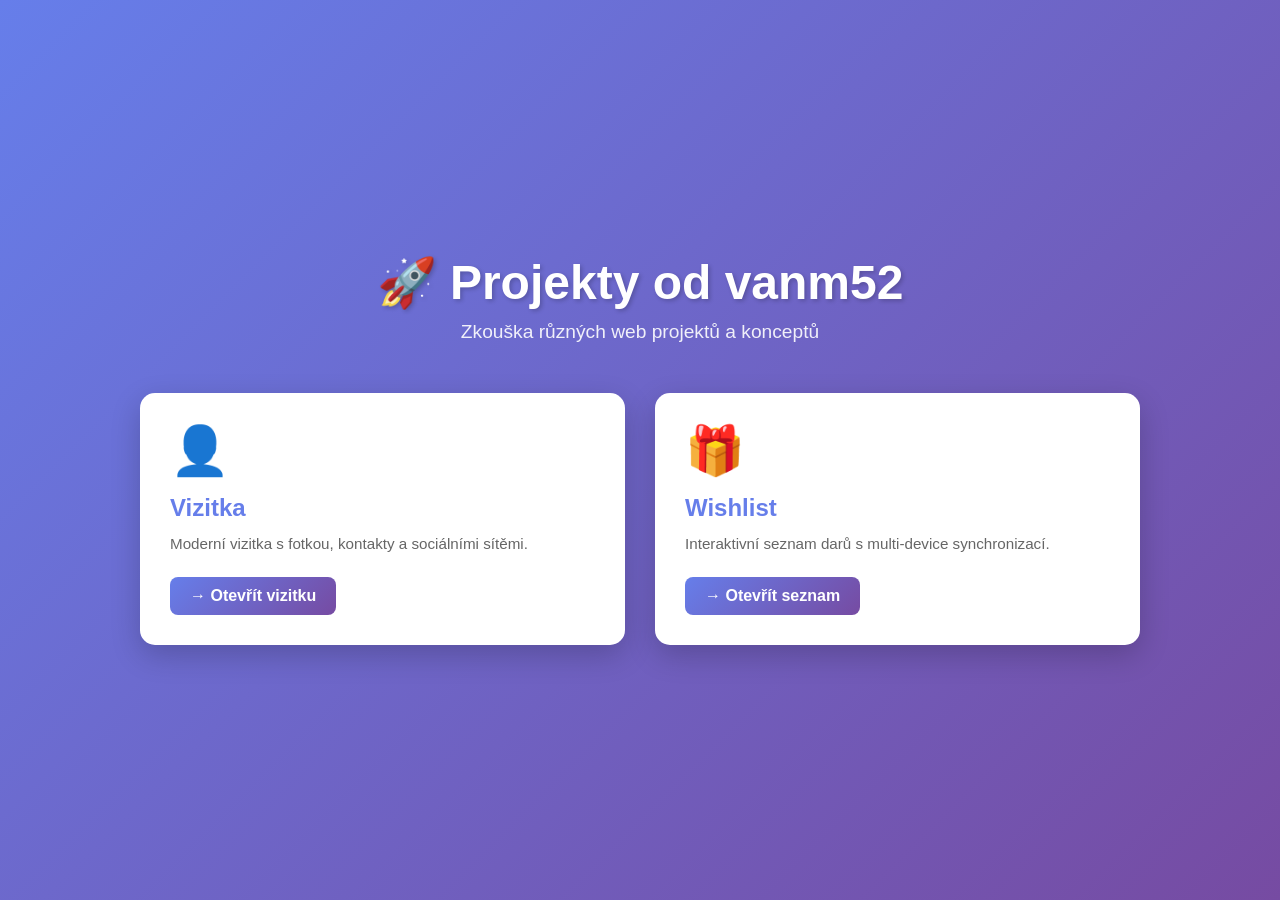
<file: index.html>
<!DOCTYPE html>
<html lang="cs">
<head>
    <meta charset="UTF-8" />
    <meta name="viewport" content="width=device-width, initial-scale=1.0">
    <title>Moje Projekty</title>
    <style>
        * {
            margin: 0;
            padding: 0;
            box-sizing: border-box;
        }

        body {
            font-family: 'Segoe UI', Tahoma, Geneva, Verdana, sans-serif;
            background: linear-gradient(135deg, #667eea 0%, #764ba2 100%);
            min-height: 100vh;
            display: flex;
            align-items: center;
            justify-content: center;
            padding: 20px;
        }

        .container {
            max-width: 1000px;
            width: 100%;
        }

        .header {
            text-align: center;
            color: white;
            margin-bottom: 50px;
        }

        .header h1 {
            font-size: 3em;
            margin-bottom: 10px;
            text-shadow: 2px 2px 4px rgba(0, 0, 0, 0.2);
        }

        .header p {
            font-size: 1.2em;
            opacity: 0.9;
        }

        .projects-grid {
            display: grid;
            grid-template-columns: repeat(auto-fit, minmax(300px, 1fr));
            gap: 30px;
        }

        .project-card {
            background: white;
            border-radius: 15px;
            padding: 30px;
            box-shadow: 0 10px 30px rgba(0, 0, 0, 0.2);
            transition: transform 0.3s ease, box-shadow 0.3s ease;
            text-decoration: none;
            color: inherit;
            display: flex;
            flex-direction: column;
        }

        .project-card:hover {
            transform: translateY(-10px);
            box-shadow: 0 15px 40px rgba(0, 0, 0, 0.3);
        }

        .project-icon {
            font-size: 3em;
            margin-bottom: 15px;
        }

        .project-title {
            font-size: 1.5em;
            font-weight: bold;
            color: #667eea;
            margin-bottom: 10px;
        }

        .project-description {
            color: #666;
            font-size: 0.95em;
            line-height: 1.6;
            margin-bottom: 20px;
            flex-grow: 1;
        }

        .project-link {
            display: inline-block;
            background: linear-gradient(135deg, #667eea 0%, #764ba2 100%);
            color: white;
            padding: 10px 20px;
            border-radius: 8px;
            text-decoration: none;
            font-weight: bold;
            transition: opacity 0.3s ease;
            align-self: flex-start;
        }

        .project-link:hover {
            opacity: 0.9;
        }

        @media (max-width: 600px) {
            .header h1 {
                font-size: 2em;
            }

            .projects-grid {
                grid-template-columns: 1fr;
            }
        }
    </style>
</head>
<body>
    <div class="container">
        <div class="header">
            <h1>🚀 Projekty od vanm52</h1>
            <p>Zkouška různých web projektů a konceptů</p>
        </div>

        <div class="projects-grid">
            <!-- Vizitka projekt -->
            <a href="vizitka/" class="project-card">
                <div class="project-icon">👤</div>
                <div class="project-title">Vizitka</div>
                <div class="project-description">
                    Moderní vizitka s fotkou, kontakty a sociálními sítěmi.
                </div>
                <span class="project-link">→ Otevřít vizitku</span>
            </a>

            <!-- Wishlist projekt -->
            <a href="wishlist/" class="project-card">
                <div class="project-icon">🎁</div>
                <div class="project-title">Wishlist</div>
                <div class="project-description">
                    Interaktivní seznam darů s multi-device synchronizací.
                </div>
                <span class="project-link">→ Otevřít seznam</span>
            </a>
        </div>
    </div>
</body>
</html>
</file>
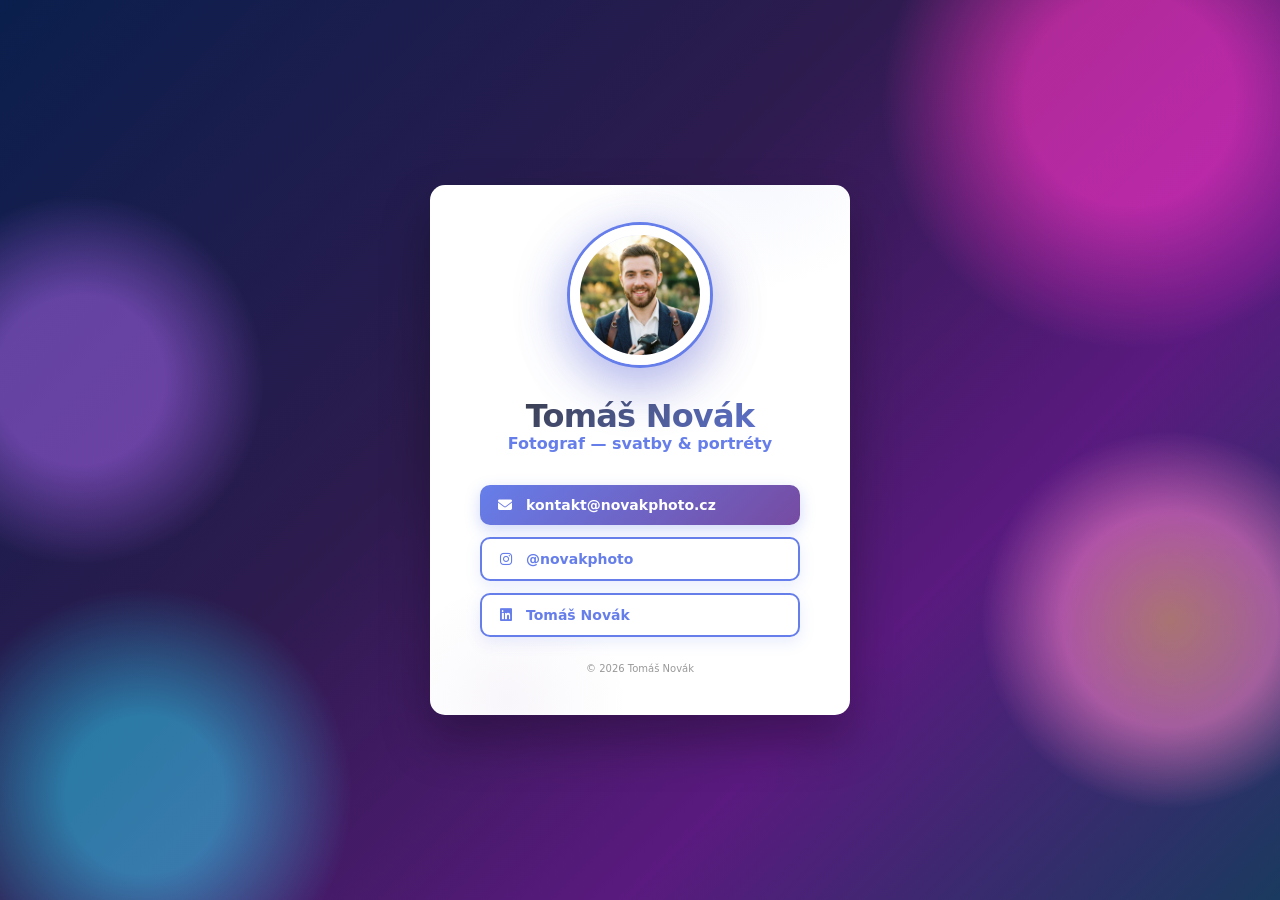
<file: vizitka/index.html>
<!doctype html>
<html lang="cs">
<head>
  <meta charset="utf-8" />
  <meta name="viewport" content="width=device-width,initial-scale=1" />
  <title>Osobní vizitka — Jméno Příjmení</title>
  <link rel="stylesheet" href="styles.css" />
  <link rel="stylesheet" href="https://cdnjs.cloudflare.com/ajax/libs/font-awesome/6.4.0/css/all.min.css" />
  <meta name="description" content="Osobní vizitka — Jméno Příjmení, vývojář, kontakt" />
</head>
<body>
  <!-- Animované bublinky v pozadí -->
  <div class="bubble bubble-1"></div>
  <div class="bubble bubble-2"></div>
  <div class="bubble bubble-3"></div>
  <div class="bubble bubble-4"></div>
  
  <main class="card simple-card">
    <div class="avatar-wrap">
      <img class="avatar-photo" src="photo.jpg" alt="Tomáš Novák — portrét">
    </div>
    <h1 class="name">Tomáš Novák</h1>
    <p class="role">Fotograf — <span class="subtitle">svatby & portréty</span></p>

    <div class="contact-buttons">
      <a class="btn" href="mailto:kontakt@novakphoto.cz"><i class="fas fa-envelope"></i> kontakt@novakphoto.cz</a>
      <a class="btn btn-outline" href="https://instagram.com/novakphoto" target="_blank" rel="noopener"><i class="fab fa-instagram"></i> @novakphoto</a>
      <a class="btn btn-outline" href="https://linkedin.com/in/tomasnovak" target="_blank" rel="noopener"><i class="fab fa-linkedin"></i> Tomáš Novák</a>
    </div>

    <footer class="card-foot">
      <small>© <span id="year"></span> Tomáš Novák</small>
    </footer>
  </main>

  <script src="script.js"></script>
</body>
</html>
</file>
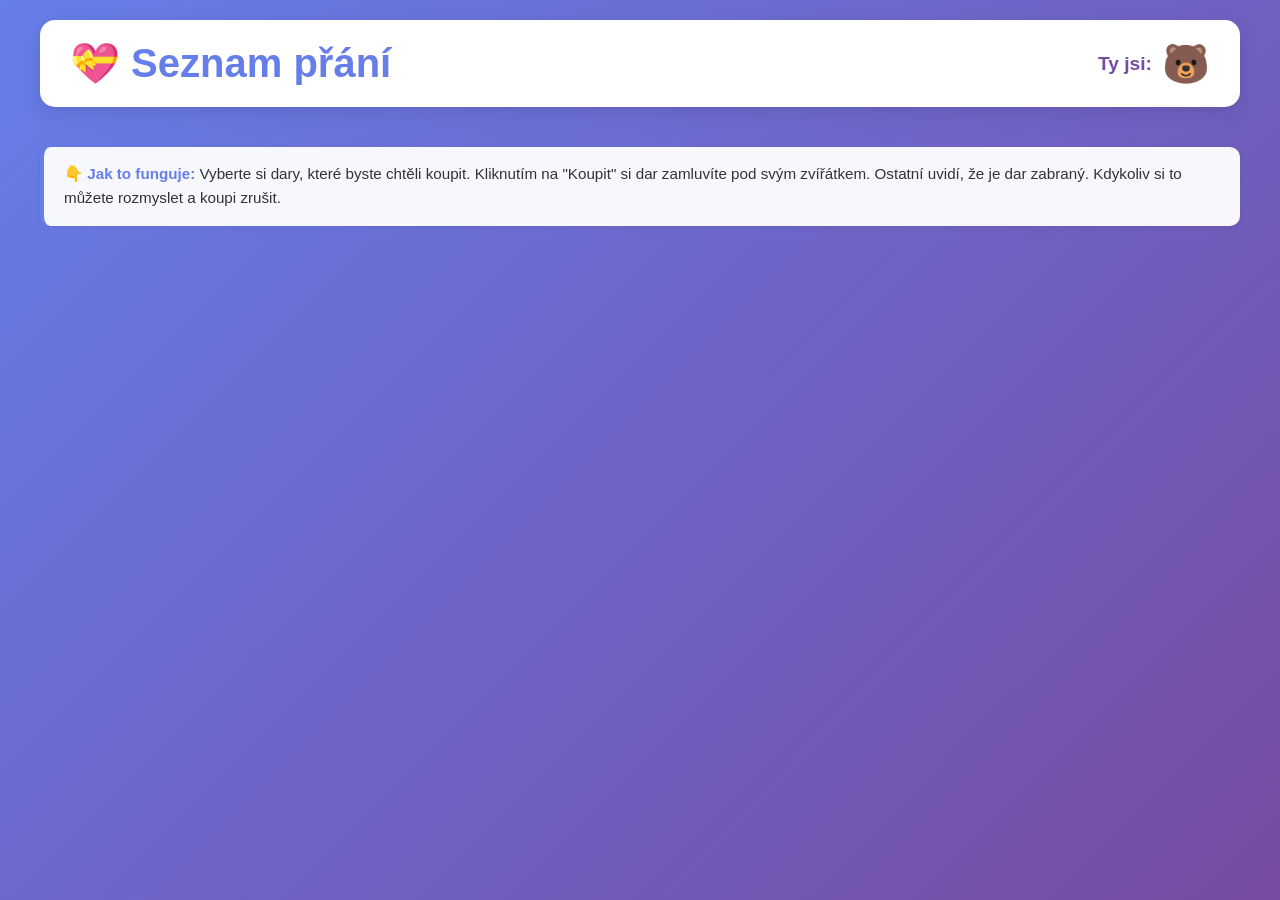
<file: wishlist/index.html>
<!DOCTYPE html>
<html lang="cs">
<head>
    <meta charset="UTF-8">
    <meta name="viewport" content="width=device-width, initial-scale=1.0">
    <title>Seznam Darů 🎁</title>
    <link rel="stylesheet" href="styles.css">
</head>
<body>
    <div class="container">
        <!-- Header s tvým zvířátkem -->
        <header class="header">
            <h1>💝 Seznam přání</h1>
            <div class="user-animal">
                <span>Ty jsi:</span>
                <span class="animal-display" id="myAnimal">🐯</span>
            </div>
        </header>

        <!-- Vysvětlení -->
        <div class="info-box">
            <p>👇 <strong>Jak to funguje:</strong> Vyberte si dary, které byste chtěli koupit. Kliknutím na "Koupit" si dar zamluvíte pod svým zvířátkem. Ostatní uvidí, že je dar zabraný. Kdykoliv si to můžete rozmyslet a koupi zrušit.</p>
        </div>

        <!-- Hlavní obsah -->
        <main class="gifts-grid" id="giftsGrid">
            <!-- Karty se budou generovat JavaScriptem -->
        </main>
    </div>

    <script src="app.js"></script>
</body>
</html>
</file>
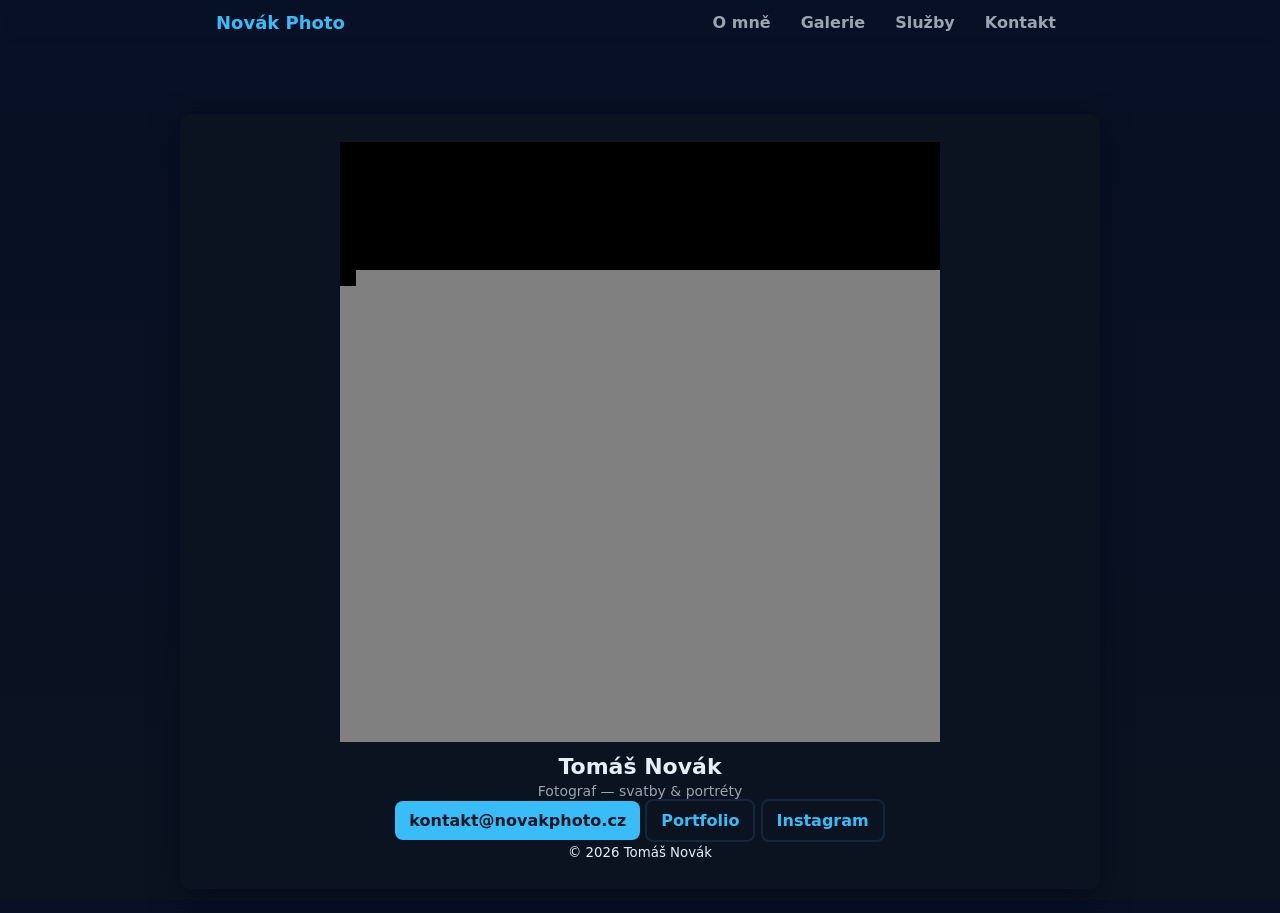
<file: vizitka/preview-data.html>
<!doctype html>
<html lang="cs">
<head>
  <meta charset="utf-8" />
  <meta name="viewport" content="width=device-width,initial-scale=1" />
  <title>Preview — Novák Photo (single-file)</title>
  <meta name="description" content="Preview of photographer card (single-file)" />
  <style>
/* Inlined styles for standalone preview */
:root{
  --bg:#0f1724;
  --card:#0b1220;
  --muted:#9aa4b2;
  --accent:#38bdf8;
  --glass: rgba(255,255,255,0.03);
  --header-height:72px;
}
*{box-sizing:border-box}
html,body{height:100%}
body{margin:0;font-family:Inter,system-ui,Segoe UI,Roboto,Helvetica,Arial;background:linear-gradient(180deg,#071025 0%, #0b1320 100%);color:#e6eef8}
.site-root{min-height:100vh;display:flex;align-items:flex-start;justify-content:center;padding:24px}
.card{width:100%;max-width:920px;background:linear-gradient(180deg,var(--card),rgba(11,18,32,0.95));border-radius:12px;padding:28px;box-shadow:0 10px 30px rgba(2,6,23,0.6);text-align:center;margin-top:calc(var(--header-height) + 18px)}
.site-header{width:100%;position:fixed;top:0;left:0;z-index:40;display:flex;justify-content:center;backdrop-filter:blur(6px)}
.nav{width:100%;max-width:880px;display:flex;justify-content:space-between;align-items:center;padding:12px 16px}
.nav .logo{color:var(--accent);font-weight:700;text-decoration:none;font-size:18px}
.nav-links{list-style:none;display:flex;gap:14px;margin:0;padding:0}
.nav-links a{color:var(--muted);text-decoration:none;font-weight:600;padding:8px}
.nav-links a:hover{color:var(--accent)}
.nav-toggle{display:none;background:transparent;border:0;color:var(--muted);font-size:22px}
.avatar{width:140px;height:140px;border-radius:50%;margin:0 auto 14px;background-color:transparent;overflow:hidden;display:flex;align-items:center;justify-content:center;border:4px solid rgba(56,189,248,0.95)}
.avatar svg{width:100%;height:100%;display:block}
h1{margin:8px 0 4px;font-size:22px}
.role{margin:0;color:var(--muted);font-size:14px}
.about{margin:18px 0;text-align:left}
.lead{color:var(--muted);max-width:560px;margin:10px auto}
.hero{display:flex;gap:20px;align-items:center;justify-content:center;text-align:left;padding:18px 0}
.hero-text{max-width:520px}
.btn{display:inline-block;padding:10px 14px;border-radius:8px;text-decoration:none;color:var(--bg);background:var(--accent);font-weight:600}
.btn-outline{background:transparent;color:var(--accent);border:2px solid rgba(56,189,248,0.12)}
.gallery{margin-top:8px;text-align:left}
.gallery .grid{display:grid;grid-template-columns:repeat(2,1fr);gap:10px}
.gallery img{width:100%;aspect-ratio:3/2;object-fit:cover;object-position:center top;border-radius:8px;cursor:pointer;display:block}
.cards{display:flex;gap:12px;flex-wrap:wrap;justify-content:center}
.card-item{background:linear-gradient(180deg, rgba(255,255,255,0.02), rgba(255,255,255,0.01));padding:16px;border-radius:10px;flex:1 1 220px;min-width:180px}
.contact{margin-top:20px;text-align:left}
.contact-row{display:flex;gap:20px;align-items:flex-start}
.contact-form{display:flex;flex-direction:column;gap:10px;flex:1}
.contact-form input,.contact-form textarea{padding:10px;border-radius:8px;border:1px solid rgba(255,255,255,0.06);background:rgba(255,255,255,0.02);color:inherit}
.contact-info{min-width:220px;color:var(--muted)}
.lightbox{position:fixed;inset:0;background:rgba(2,6,23,0.85);display:none;align-items:center;justify-content:center;z-index:60}
.lightbox[aria-hidden="false"]{display:flex}
.lb-inner{position:relative;max-width:90%;max-height:90%}
.lb-inner img{max-width:100%;max-height:100%;border-radius:6px}
.lb-close{position:absolute;right:-12px;top:-12px;background:#111;color:#fff;border:0;border-radius:50%;width:36px;height:36px;font-size:20px;cursor:pointer}
@media(max-width:720px){.hero{flex-direction:column}.contact-row{flex-direction:column}.gallery .grid{grid-template-columns:1fr}.nav-toggle{display:block}.nav-links{position:fixed;top:var(--header-height);right:12px;flex-direction:column;background:rgba(11,18,32,0.95);padding:12px;border-radius:8px;display:none}.nav-links.show{display:flex}.card{margin-top:calc(var(--header-height) + 12px)}}
section{scroll-margin-top:calc(var(--header-height) + 12px)}
  </style>
</head>
<body>
  <div class="site-root">
  <header class="site-header">
    <nav class="nav">
      <a class="logo" href="#">Novák Photo</a>
      <button class="nav-toggle" aria-expanded="false" aria-label="Otevřít menu">☰</button>
      <ul class="nav-links">
        <li><a href="#about">O mně</a></li>
        <li><a href="#gallery">Galerie</a></li>
        <li><a href="#services">Služby</a></li>
        <li><a href="#contact">Kontakt</a></li>
      </ul>
    </nav>
  </header>

  <main class="card simple-card">
    <div class="avatar-wrap">
      <img class="avatar-photo" src="[data-uri]" alt="Tomáš Novák — portrét">
    </div>
    <h1 class="name">Tomáš Novák</h1>
    <p class="role">Fotograf — svatby & portréty</p>

    <div class="contact-buttons">
      <a class="btn" href="mailto:kontakt@novakphoto.cz">kontakt@novakphoto.cz</a>
      <a class="btn btn-outline" href="https://novakphoto.example.com" target="_blank" rel="noopener">Portfolio</a>
      <a class="btn btn-outline" href="https://instagram.com/novakphoto" target="_blank" rel="noopener">Instagram</a>
    </div>

    <footer class="card-foot">
      <small>© <span id="year"></span> Tomáš Novák</small>
    </footer>
  </main>

  </div>
  <script>
  // Inlined script for preview
  document.getElementById('year').textContent = new Date().getFullYear();
  const emailBtn = document.querySelector('.contact-info a[href^="mailto:"]') || document.querySelector('.contacts a[href^="mailto:"]');
  if (emailBtn && navigator.clipboard) {
    emailBtn.addEventListener('click', (e) => {
      const mail = emailBtn.getAttribute('href').replace('mailto:', '');
      navigator.clipboard.writeText(mail).catch(() => {});
    });
  }
  document.querySelectorAll('.nav-links a, .hero-cta a').forEach(a => {
    a.addEventListener('click', (e) => {
      const href = a.getAttribute('href');
      if(href && href.startsWith('#')){
        e.preventDefault();
        const el = document.querySelector(href);
        if(el){
          const y = el.getBoundingClientRect().top + window.pageYOffset - (parseInt(getComputedStyle(document.documentElement).getPropertyValue('--header-height')) || 72) - 12;
          window.scrollTo({top: y, behavior: 'smooth'});
        }
      }
    });
  });
  const navToggle = document.querySelector('.nav-toggle');
  const navLinks = document.querySelector('.nav-links');
  if(navToggle && navLinks){
    navToggle.addEventListener('click', ()=>{
      const expanded = navToggle.getAttribute('aria-expanded') === 'true';
      navToggle.setAttribute('aria-expanded', (!expanded).toString());
      navLinks.classList.toggle('show');
    });
    navLinks.querySelectorAll('a').forEach(a=>a.addEventListener('click', ()=>{ navLinks.classList.remove('show'); navToggle.setAttribute('aria-expanded','false'); }));
  }
  const lightbox = document.getElementById('lightbox');
  const lbImg = lightbox && lightbox.querySelector('img');
  document.querySelectorAll('.gallery img').forEach(img => {
    img.addEventListener('click', ()=>{
      const src = img.getAttribute('data-full') || img.src;
      if(lbImg){ lbImg.src = src; lightbox.setAttribute('aria-hidden','false'); }
    });
  });
  if(lightbox){
    lightbox.addEventListener('click', (e)=>{
      if(e.target === lightbox || e.target.classList.contains('lb-close')){
        lightbox.setAttribute('aria-hidden','true');
        lbImg.src = '';
      }
    });
  }
  </script>
</body>
</html>
</file>
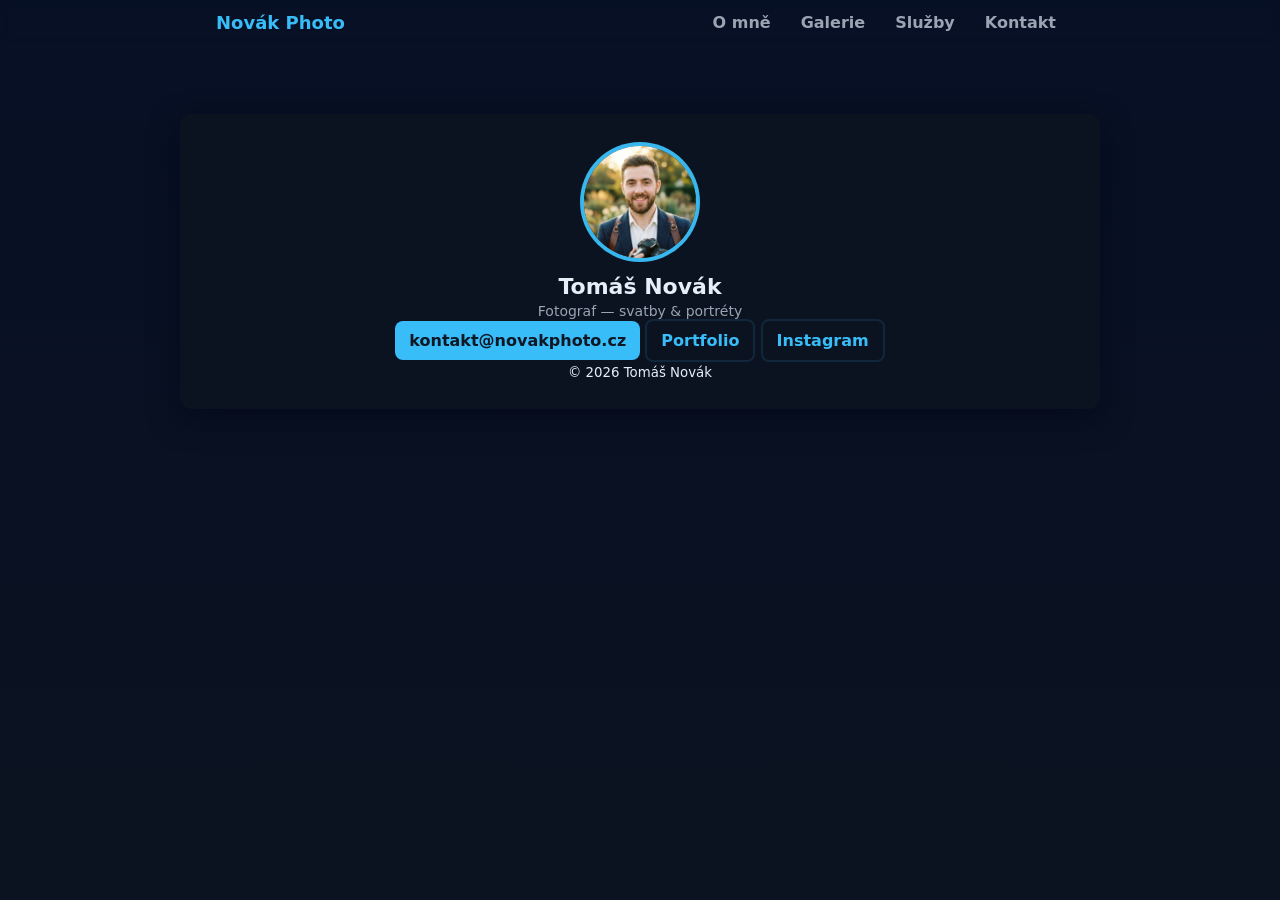
<file: vizitka/preview.html>
<!doctype html>
<html lang="cs">
<head>
  <meta charset="utf-8" />
  <meta name="viewport" content="width=device-width,initial-scale=1" />
  <title>Preview — Novák Photo</title>
  <meta name="description" content="Preview of photographer card" />
  <style>
/* Inlined styles for standalone preview */
:root{
  --bg:#0f1724;
  --card:#0b1220;
  --muted:#9aa4b2;
  --accent:#38bdf8;
  --glass: rgba(255,255,255,0.03);
  --header-height:72px;
}
*{box-sizing:border-box}
html,body{height:100%}
body{margin:0;font-family:Inter,system-ui,Segoe UI,Roboto,Helvetica,Arial;background:linear-gradient(180deg,#071025 0%, #0b1320 100%);color:#e6eef8}
.site-root{min-height:100vh;display:flex;align-items:flex-start;justify-content:center;padding:24px}
.card{width:100%;max-width:920px;background:linear-gradient(180deg,var(--card),rgba(11,18,32,0.95));border-radius:12px;padding:28px;box-shadow:0 10px 30px rgba(2,6,23,0.6);text-align:center;margin-top:calc(var(--header-height) + 18px)}
.site-header{width:100%;position:fixed;top:0;left:0;z-index:40;display:flex;justify-content:center;backdrop-filter:blur(6px)}
.nav{width:100%;max-width:880px;display:flex;justify-content:space-between;align-items:center;padding:12px 16px}
.nav .logo{color:var(--accent);font-weight:700;text-decoration:none;font-size:18px}
.nav-links{list-style:none;display:flex;gap:14px;margin:0;padding:0}
.nav-links a{color:var(--muted);text-decoration:none;font-weight:600;padding:8px}
.nav-links a:hover{color:var(--accent)}
.nav-toggle{display:none;background:transparent;border:0;color:var(--muted);font-size:22px}
.avatar{width:140px;height:140px;border-radius:50%;margin:0 auto 14px;background-color:transparent;overflow:hidden;display:flex;align-items:center;justify-content:center;border:4px solid rgba(56,189,248,0.95);background-image:url('data:image/svg+xml;utf8,<svg xmlns="http://www.w3.org/2000/svg" viewBox="0 0 200 200"><rect fill="%23333" width="200" height="200"/><circle cx="100" cy="60" r="30" fill="%23666"/><path d="M50,120 Q100,100 150,120 Q150,160 100,180 Q50,160 50,120" fill="%23666"/></svg>');background-size:cover;background-position:center}
.avatar-wrap{display:flex;justify-content:center;margin-bottom:12px}
h1{margin:8px 0 4px;font-size:22px}
.role{margin:0;color:var(--muted);font-size:14px}
.about{margin:18px 0;text-align:left}
.lead{color:var(--muted);max-width:560px;margin:10px auto}
.hero{display:flex;gap:20px;align-items:center;justify-content:center;text-align:left;padding:18px 0}
.hero-text{max-width:520px}
.btn{display:inline-block;padding:10px 14px;border-radius:8px;text-decoration:none;color:var(--bg);background:var(--accent);font-weight:600}
.btn-outline{background:transparent;color:var(--accent);border:2px solid rgba(56,189,248,0.12)}
.gallery{margin-top:8px;text-align:left}
.gallery .grid{display:grid;grid-template-columns:repeat(2,1fr);gap:10px}
.gallery img{width:100%;aspect-ratio:3/2;object-fit:cover;object-position:center top;border-radius:8px;cursor:pointer;display:block}
.cards{display:flex;gap:12px;flex-wrap:wrap;justify-content:center}
.card-item{background:linear-gradient(180deg, rgba(255,255,255,0.02), rgba(255,255,255,0.01));padding:16px;border-radius:10px;flex:1 1 220px;min-width:180px}
.contact{margin-top:20px;text-align:left}
.contact-row{display:flex;gap:20px;align-items:flex-start}
.contact-form{display:flex;flex-direction:column;gap:10px;flex:1}
.contact-form input,.contact-form textarea{padding:10px;border-radius:8px;border:1px solid rgba(255,255,255,0.06);background:rgba(255,255,255,0.02);color:inherit}
.contact-info{min-width:220px;color:var(--muted)}
.lightbox{position:fixed;inset:0;background:rgba(2,6,23,0.85);display:none;align-items:center;justify-content:center;z-index:60}
.lightbox[aria-hidden="false"]{display:flex}
.lb-inner{position:relative;max-width:90%;max-height:90%}
.lb-inner img{max-width:100%;max-height:100%;border-radius:6px}
.lb-close{position:absolute;right:-12px;top:-12px;background:#111;color:#fff;border:0;border-radius:50%;width:36px;height:36px;font-size:20px;cursor:pointer}
@media(max-width:720px){.hero{flex-direction:column}.contact-row{flex-direction:column}.gallery .grid{grid-template-columns:1fr}.nav-toggle{display:block}.nav-links{position:fixed;top:var(--header-height);right:12px;flex-direction:column;background:rgba(11,18,32,0.95);padding:12px;border-radius:8px;display:none}.nav-links.show{display:flex}.card{margin-top:calc(var(--header-height) + 12px)}}
section{scroll-margin-top:calc(var(--header-height) + 12px)}
.avatar-photo{width:120px;height:120px;border-radius:50%;border:4px solid rgba(56,189,248,0.95);background-image:url('data:image/svg+xml;utf8,<svg xmlns="http://www.w3.org/2000/svg" viewBox="0 0 200 200"><rect fill="%23333" width="200" height="200"/><circle cx="100" cy="60" r="30" fill="%23666"/><path d="M50,120 Q100,100 150,120 Q150,160 100,180 Q50,160 50,120" fill="%23666"/></svg>');background-size:cover;background-position:center}
  </style>
</head>
<body>
  <div class="site-root">
  <header class="site-header">
    <nav class="nav">
      <a class="logo" href="#">Novák Photo</a>
      <button class="nav-toggle" aria-expanded="false" aria-label="Otevřít menu">☰</button>
      <ul class="nav-links">
        <li><a href="#about">O mně</a></li>
        <li><a href="#gallery">Galerie</a></li>
        <li><a href="#services">Služby</a></li>
        <li><a href="#contact">Kontakt</a></li>
      </ul>
    </nav>
  </header>

  <main class="card simple-card">
    <div class="avatar-wrap">
      <img class="avatar-photo" src="photo.jpg" alt="Tomáš Novák — portrét">
    </div>
    <h1 class="name">Tomáš Novák</h1>
    <p class="role">Fotograf — svatby & portréty</p>

    <div class="contact-buttons">
      <a class="btn" href="mailto:kontakt@novakphoto.cz">kontakt@novakphoto.cz</a>
      <a class="btn btn-outline" href="https://novakphoto.example.com" target="_blank" rel="noopener">Portfolio</a>
      <a class="btn btn-outline" href="https://instagram.com/novakphoto" target="_blank" rel="noopener">Instagram</a>
    </div>

    <footer class="card-foot">
      <small>© <span id="year"></span> Tomáš Novák</small>
    </footer>
  </main>

  </div>
  <script>
  // Inlined script for preview
  document.getElementById('year').textContent = new Date().getFullYear();
  const emailBtn = document.querySelector('.contact-info a[href^="mailto:"]') || document.querySelector('.contacts a[href^="mailto:"]');
  if (emailBtn && navigator.clipboard) {
    emailBtn.addEventListener('click', (e) => {
      const mail = emailBtn.getAttribute('href').replace('mailto:', '');
      navigator.clipboard.writeText(mail).catch(() => {});
    });
  }
  document.querySelectorAll('.nav-links a, .hero-cta a').forEach(a => {
    a.addEventListener('click', (e) => {
      const href = a.getAttribute('href');
      if(href && href.startsWith('#')){
        e.preventDefault();
        const el = document.querySelector(href);
        if(el){
          const y = el.getBoundingClientRect().top + window.pageYOffset - (parseInt(getComputedStyle(document.documentElement).getPropertyValue('--header-height')) || 72) - 12;
          window.scrollTo({top: y, behavior: 'smooth'});
        }
      }
    });
  });
  const navToggle = document.querySelector('.nav-toggle');
  const navLinks = document.querySelector('.nav-links');
  if(navToggle && navLinks){
    navToggle.addEventListener('click', ()=>{
      const expanded = navToggle.getAttribute('aria-expanded') === 'true';
      navToggle.setAttribute('aria-expanded', (!expanded).toString());
      navLinks.classList.toggle('show');
    });
    navLinks.querySelectorAll('a').forEach(a=>a.addEventListener('click', ()=>{ navLinks.classList.remove('show'); navToggle.setAttribute('aria-expanded','false'); }));
  }
  const lightbox = document.getElementById('lightbox');
  const lbImg = lightbox && lightbox.querySelector('img');
  document.querySelectorAll('.gallery img').forEach(img => {
    img.addEventListener('click', ()=>{
      const src = img.getAttribute('data-full') || img.src;
      if(lbImg){ lbImg.src = src; lightbox.setAttribute('aria-hidden','false'); }
    });
  });
  if(lightbox){
    lightbox.addEventListener('click', (e)=>{
      if(e.target === lightbox || e.target.classList.contains('lb-close')){
        lightbox.setAttribute('aria-hidden','true');
        lbImg.src = '';
      }
    });
  }
  </script>
</body>
</html>
</file>
<file: vizitka/styles.css>
:root{
  --bg:#0f1724;
  --card:#0b1220;
  --muted:#9aa4b2;
  --accent:#38bdf8;
  --glass: rgba(255,255,255,0.03);
  --header-height:72px;
}
*{box-sizing:border-box}
html,body{height:100%}
body{
  margin:0;
  font-family:Inter,system-ui,Segoe UI,Roboto,Helvetica,Arial;
  background: linear-gradient(135deg, #0a1f4d 0%, #2d1b4e 40%, #5a1a7f 70%, #1a3a5f 100%);
  color: #333;
  display:flex;
  align-items:center;
  justify-content:center;
  padding:24px;
  position: relative;
  min-height: 100vh;
  overflow: hidden;
}

/* Vibrant gradient circles - playful background */
body::before {
  content: '';
  position: fixed;
  top: -150px;
  right: -100px;
  width: 500px;
  height: 500px;
  background: radial-gradient(circle, #ff1b9e 0%, #ff1b9e 30%, transparent 70%);
  border-radius: 50%;
  z-index: 0;
  opacity: 0.6;
  mix-blend-mode: screen;
}

body::after {
  content: '';
  position: fixed;
  bottom: -120px;
  left: -80px;
  width: 450px;
  height: 450px;
  background: radial-gradient(circle, #00d4ff 0%, #00d4ff 25%, transparent 65%);
  border-radius: 50%;
  z-index: 0;
  opacity: 0.5;
  mix-blend-mode: screen;
}

/* Additional decorative circles via pseudo-elements on html or creating more visual layers */
html::before {
  content: '';
  position: fixed;
  top: 20%;
  left: -120px;
  width: 400px;
  height: 400px;
  background: radial-gradient(circle, #a855f7 0%, #a855f7 30%, transparent 65%);
  border-radius: 50%;
  z-index: 0;
  opacity: 0.5;
  mix-blend-mode: screen;
}

html::after {
  content: '';
  position: fixed;
  bottom: 10%;
  right: -80px;
  width: 380px;
  height: 380px;
  background: radial-gradient(circle, #ffa500 0%, #ff6b9d 40%, transparent 70%);
  border-radius: 50%;
  z-index: 0;
  opacity: 0.55;
  mix-blend-mode: screen;
}
.card{
  width:100%;
  max-width:920px;
  background: white;
  border-radius: 15px;
  padding:28px;
  box-shadow: 0 10px 30px rgba(0,0,0,0.15);
  text-align:center;
  position: relative;
  z-index: 10;
  margin: auto;
}
.site-header{width:100%;position:fixed;top:0;left:0;z-index:40;display:flex;justify-content:center;backdrop-filter:blur(6px);}
.nav{width:100%;max-width:880px;display:flex;justify-content:space-between;align-items:center;padding:12px 16px}
.nav .logo{color:var(--accent);font-weight:700;text-decoration:none;font-size:18px}
.nav-links{list-style:none;display:flex;gap:14px;margin:0;padding:0}
.nav-links a{color:var(--muted);text-decoration:none;font-weight:600;padding:8px}
.nav-links a:hover{color:var(--accent)}
.nav-toggle{display:none;background:transparent;border:0;color:var(--muted);font-size:22px}
.avatar{
  width:140px;
  height:140px;
  border-radius:50%;
  margin:0 auto 14px;
  background-color:#ffffff;
  background-image: url('photo.jpg');
  background-size:cover;
  background-position:center top;
  background-repeat:no-repeat;
  box-shadow:0 8px 22px rgba(2,6,23,0.6);
  border:4px solid rgba(56,189,248,0.95);
}

/* Simple business card styles */
.simple-card{
  max-width:420px;
  padding:40px 28px;
  position:relative;
  overflow:hidden;
  background: white;
  border-radius: 15px;
  box-shadow: 0 25px 50px rgba(0, 0, 0, 0.3);
}

.simple-card::before {
  content: '';
  position: absolute;
  top: -40%;
  right: -15%;
  width: 320px;
  height: 320px;
  background: radial-gradient(circle, rgba(102, 126, 234, 0.08) 0%, transparent 70%);
  border-radius: 50%;
  z-index: 0;
}

.simple-card::after {
  content: '';
  position: absolute;
  bottom: -20%;
  left: -10%;
  width: 240px;
  height: 240px;
  background: radial-gradient(circle, rgba(118, 75, 162, 0.05) 0%, transparent 70%);
  border-radius: 50%;
  z-index: 0;
}

.simple-card > * {
  position: relative;
  z-index: 1;
}

.avatar-wrap{
  display:flex;
  justify-content:center;
  margin-bottom:32px;
  position: relative;
}

.avatar-wrap::after {
  content: '';
  position: absolute;
  width: 160px;
  height: 160px;
  border-radius: 50%;
  background: linear-gradient(135deg, #667eea, #764ba2);
  z-index: -1;
  opacity: 0.25;
  filter: blur(25px);
}

.avatar-photo{
  width:140px;
  height:140px;
  border-radius:50%;
  object-fit:cover;
  border:10px solid white;
  box-shadow: 
    0 0 0 3px #667eea,
    0 20px 50px rgba(102, 126, 234, 0.35),
    inset -2px -2px 8px rgba(102, 126, 234, 0.1);
  transition: transform 0.35s cubic-bezier(0.23, 1, 0.320, 1);
  position: relative;
  z-index: 2;
  flex-shrink: 0;
}

.avatar-photo:hover {
  transform: scale(1.12) rotate(3deg);
}

.name{
  font-size:32px;
  margin:14px 0 4px;
  font-weight:800;
  color:#333;
  letter-spacing: -0.8px;
  background: linear-gradient(135deg, #333 0%, #667eea 100%);
  -webkit-background-clip: text;
  -webkit-text-fill-color: transparent;
  background-clip: text;
}

.simple-card .role{
  color:#667eea;
  margin-bottom:12px;
  margin-top: -5px;
  font-size:16px;
  font-weight:600;
  line-height: 1.3;
}

.subtitle {
  display: inline;
  color: #667eea;
  font-size: 16px;
  font-weight: 600;
}

.contact-buttons{
  display:flex;
  flex-direction:column;
  gap:12px;
  align-items:center;
  margin-top: 30px;
}

.contact-buttons .btn{
  width:100%;
  max-width:320px;
  transition: all 0.3s ease;
}

.btn {
  display:inline-block;
  padding:12px 18px;
  border-radius:10px;
  text-decoration:none;
  color:white;
  background: linear-gradient(135deg, #667eea 0%, #764ba2 100%);
  font-weight:600;
  font-size:14px;
  border:none;
  cursor:pointer;
  box-shadow: 0 5px 15px rgba(102, 126, 234, 0.3);
  transition: all 0.3s ease;
  gap: 8px;
  display: inline-flex;
  align-items: center;
}

.btn:hover {
  transform: translateY(-3px) rotate(1deg);
  box-shadow: 0 10px 25px rgba(102, 126, 234, 0.4);
}

.btn-outline{
  background:white;
  color: #667eea;
  border:2px solid #667eea;
  box-shadow: 0 5px 15px rgba(102, 126, 234, 0.15);
}

.btn-outline:hover {
  background: #f8f9ff;
  transform: translateY(-3px) rotate(-1deg);
  box-shadow: 0 10px 25px rgba(102, 126, 234, 0.25);
}

.btn i {
  margin-right: 6px;
}

.card-foot{
  margin-top:24px;
  color:#999;
  font-size:12px;
}
h1{margin:8px 0 4px;font-size:22px}
.role{margin:0;color: #666;font-size:14px}
.gallery{margin-top:8px;text-align:left}
.gallery .grid{display:grid;grid-template-columns:repeat(2,1fr);gap:10px}
.gallery img{
  width:100%;
  aspect-ratio: 3 / 2;
  object-fit:cover;
  object-position:center top;
  border-radius:8px;
  cursor:pointer;
  display:block;
}
.services{margin-top:20px}
.cards{display:flex;gap:12px;flex-wrap:wrap;justify-content:center}
.card-item{background:linear-gradient(180deg, rgba(255,255,255,0.02), rgba(255,255,255,0.01));padding:16px;border-radius:10px;flex:1 1 220px;min-width:180px}
.contact{margin-top:20px;text-align:left}
.contact-row{display:flex;gap:20px;align-items:flex-start}
.contact-form{display:flex;flex-direction:column;gap:10px;flex:1}
.contact-form input,.contact-form textarea{padding:10px;border-radius:8px;border:1px solid rgba(255,255,255,0.06);background:rgba(255,255,255,0.02);color:inherit}
.contact-info{min-width:220px;color:var(--muted)}
.contact-form button{width:fit-content}

/* Lightbox */
.lightbox{position:fixed;inset:0;background:rgba(2,6,23,0.85);display:none;align-items:center;justify-content:center;z-index:60}
.lightbox[aria-hidden="false"]{display:flex}
.lb-inner{position:relative;max-width:90%;max-height:90%}
.lb-inner img{max-width:100%;max-height:100%;border-radius:6px}
.lb-close{position:absolute;right:-12px;top:-12px;background:#111;color:#fff;border:0;border-radius:50%;width:36px;height:36px;font-size:20px;cursor:pointer}
footer{margin-top:14px;color:var(--muted);font-size:13px}

@media(max-width:520px){.card{padding:20px}}
@media(max-width:720px){.hero{flex-direction:column}.contact-row{flex-direction:column}.gallery .grid{grid-template-columns:1fr}}

@media(max-width:720px){
  .nav-toggle{display:block}
  .nav-links{position:fixed;top:var(--header-height);right:12px;flex-direction:column;background:rgba(11,18,32,0.95);padding:12px;border-radius:8px;display:none}
  .nav-links.show{display:flex}
  .card{margin-top: calc(var(--header-height) + 12px)}
}

/* Ensure anchored sections are not hidden under fixed header */
section{scroll-margin-top: calc(var(--header-height) + 12px)}
</file>
<file: wishlist/styles.css>
* {
    margin: 0;
    padding: 0;
    box-sizing: border-box;
}

body {
    font-family: 'Segoe UI', Tahoma, Geneva, Verdana, sans-serif;
    background: linear-gradient(135deg, #667eea 0%, #764ba2 100%);
    min-height: 100vh;
    padding: 20px;
}

.container {
    max-width: 1200px;
    margin: 0 auto;
}

/* Header */
.header {
    display: flex;
    justify-content: space-between;
    align-items: center;
    background: white;
    padding: 20px 30px;
    border-radius: 15px;
    margin-bottom: 40px;
    box-shadow: 0 5px 20px rgba(0, 0, 0, 0.1);
}

.header h1 {
    font-size: 2.5em;
    color: #667eea;
}

.user-animal {
    display: flex;
    align-items: center;
    gap: 10px;
    font-size: 1.2em;
    font-weight: bold;
    color: #764ba2;
}

.animal-display {
    font-size: 2em;
}

/* Info box */
.info-box {
    background: rgba(255, 255, 255, 0.95);
    padding: 15px 20px;
    border-radius: 10px;
    margin-bottom: 30px;
    border-left: 4px solid #667eea;
    box-shadow: 0 2px 10px rgba(0, 0, 0, 0.05);
    font-size: 0.95em;
    color: #333;
    line-height: 1.6;
}

.info-box p {
    margin: 0;
}

.info-box strong {
    color: #667eea;
}

/* Grid s kartami */
.gifts-grid {
    display: grid;
    grid-template-columns: repeat(auto-fill, minmax(280px, 1fr));
    gap: 25px;
    margin-bottom: 40px;
}

/* Karta daru */
.gift-card {
    background: white;
    border-radius: 15px;
    padding: 20px;
    box-shadow: 0 5px 20px rgba(0, 0, 0, 0.1);
    transition: transform 0.3s ease, box-shadow 0.3s ease;
    display: flex;
    flex-direction: column;
}

.gift-card:hover {
    transform: translateY(-5px);
    box-shadow: 0 10px 30px rgba(0, 0, 0, 0.2);
}

.gift-title {
    font-size: 1.3em;
    font-weight: bold;
    color: #333;
    margin-bottom: 10px;
}

.gift-price {
    font-size: 1.5em;
    color: #667eea;
    font-weight: bold;
    margin-bottom: 15px;
}

/* Status */
.gift-status {
    display: inline-block;
    padding: 8px 15px;
    border-radius: 20px;
    font-weight: bold;
    margin-bottom: 15px;
    text-align: center;
    font-size: 0.95em;
}

.status-available {
    background-color: #d4edda;
    color: #155724;
}

.status-taken {
    background-color: #e2e3e5;
    color: #383d41;
}

/* Tlačítka */
.gift-actions {
    display: flex;
    gap: 10px;
    margin-top: auto;
}

button {
    flex: 1;
    padding: 10px 15px;
    border: none;
    border-radius: 8px;
    font-weight: bold;
    cursor: pointer;
    transition: all 0.3s ease;
    font-size: 0.95em;
}

.btn-buy {
    background-color: #28a745;
    color: white;
}

.btn-buy:hover {
    background-color: #218838;
    transform: scale(1.05);
}

.btn-cancel {
    background-color: #dc3545;
    color: white;
}

.btn-cancel:hover {
    background-color: #c82333;
    transform: scale(1.05);
}

.btn-disabled {
    background-color: #ccc;
    color: #666;
    cursor: not-allowed;
    opacity: 0.5;
}

.btn-disabled:hover {
    transform: none;
}

/* Loading */
.loading {
    text-align: center;
    font-size: 1.2em;
    color: white;
    padding: 40px;
}

/* Responsive */
@media (max-width: 768px) {
    .header {
        flex-direction: column;
        gap: 15px;
        text-align: center;
    }

    .header h1 {
        font-size: 1.8em;
    }

    .gifts-grid {
        grid-template-columns: repeat(auto-fill, minmax(250px, 1fr));
        gap: 15px;
    }

    .gift-card {
        padding: 15px;
    }
}
</file>
